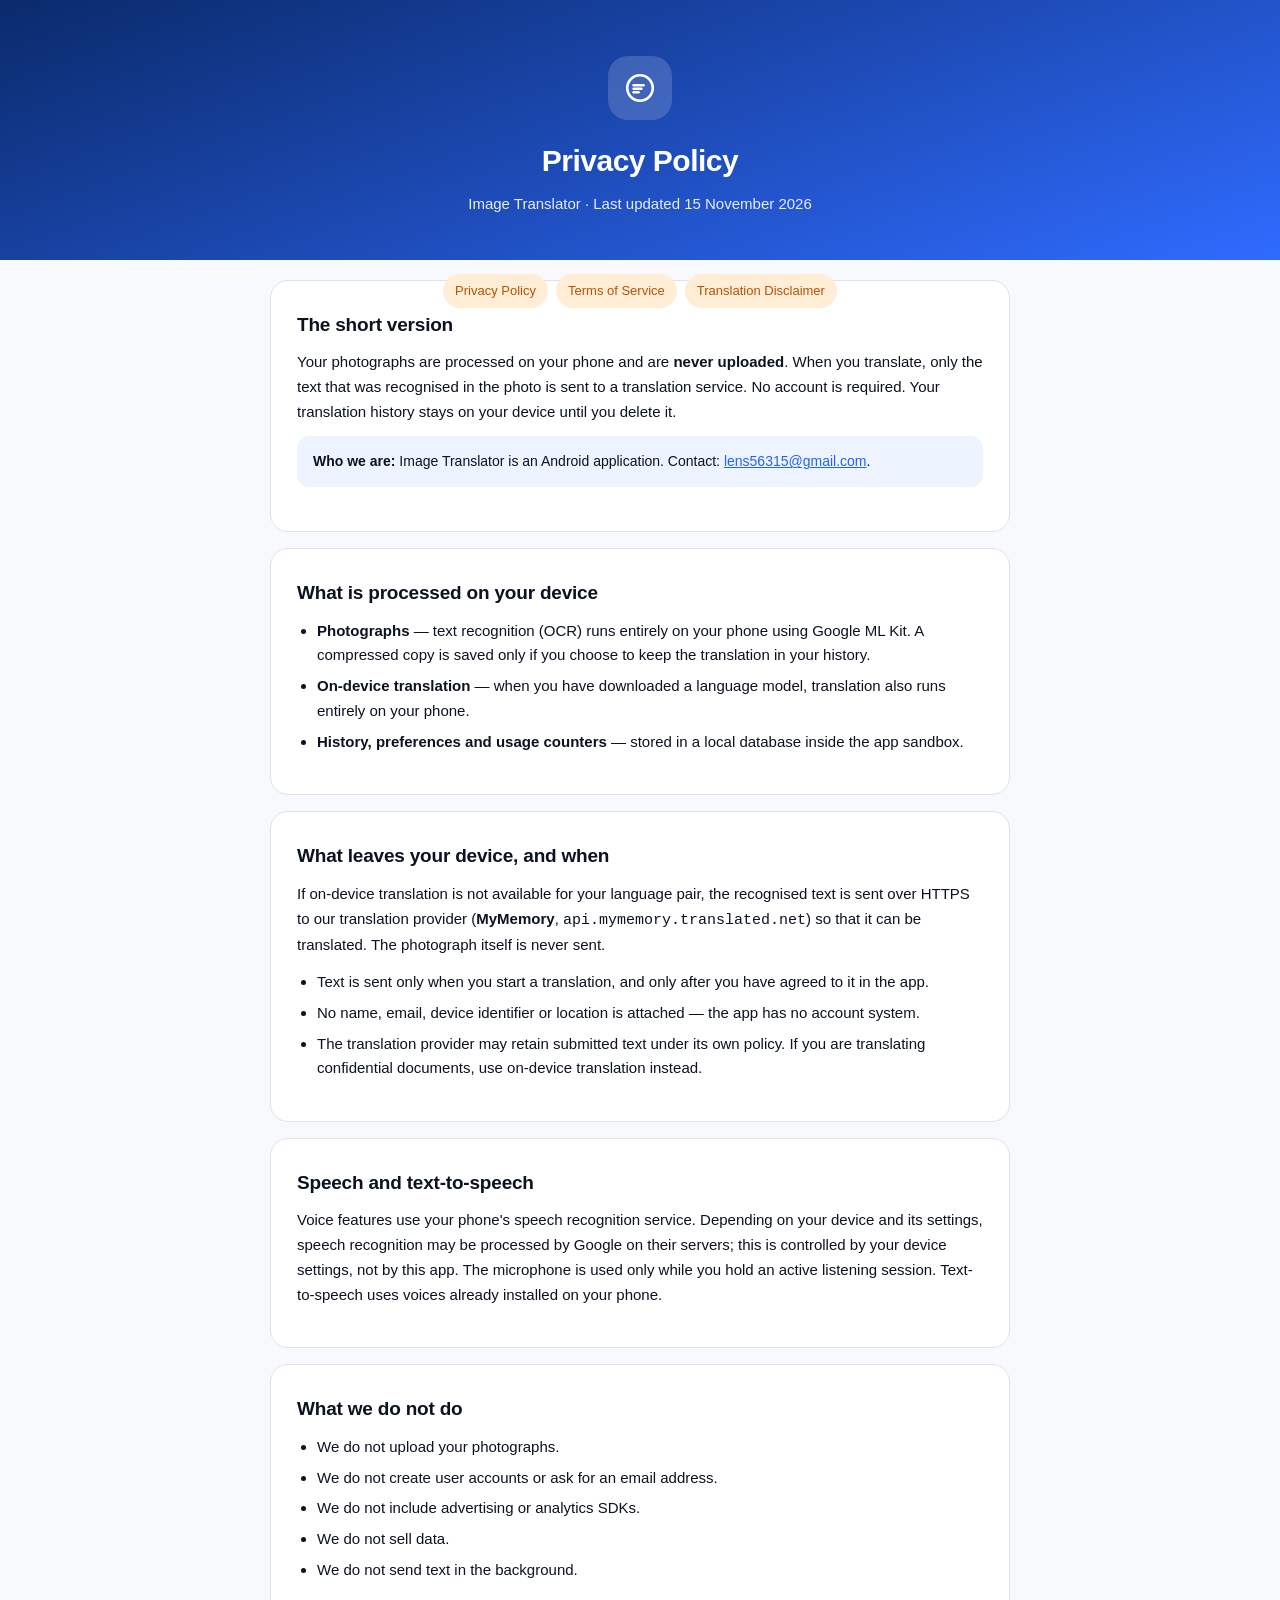
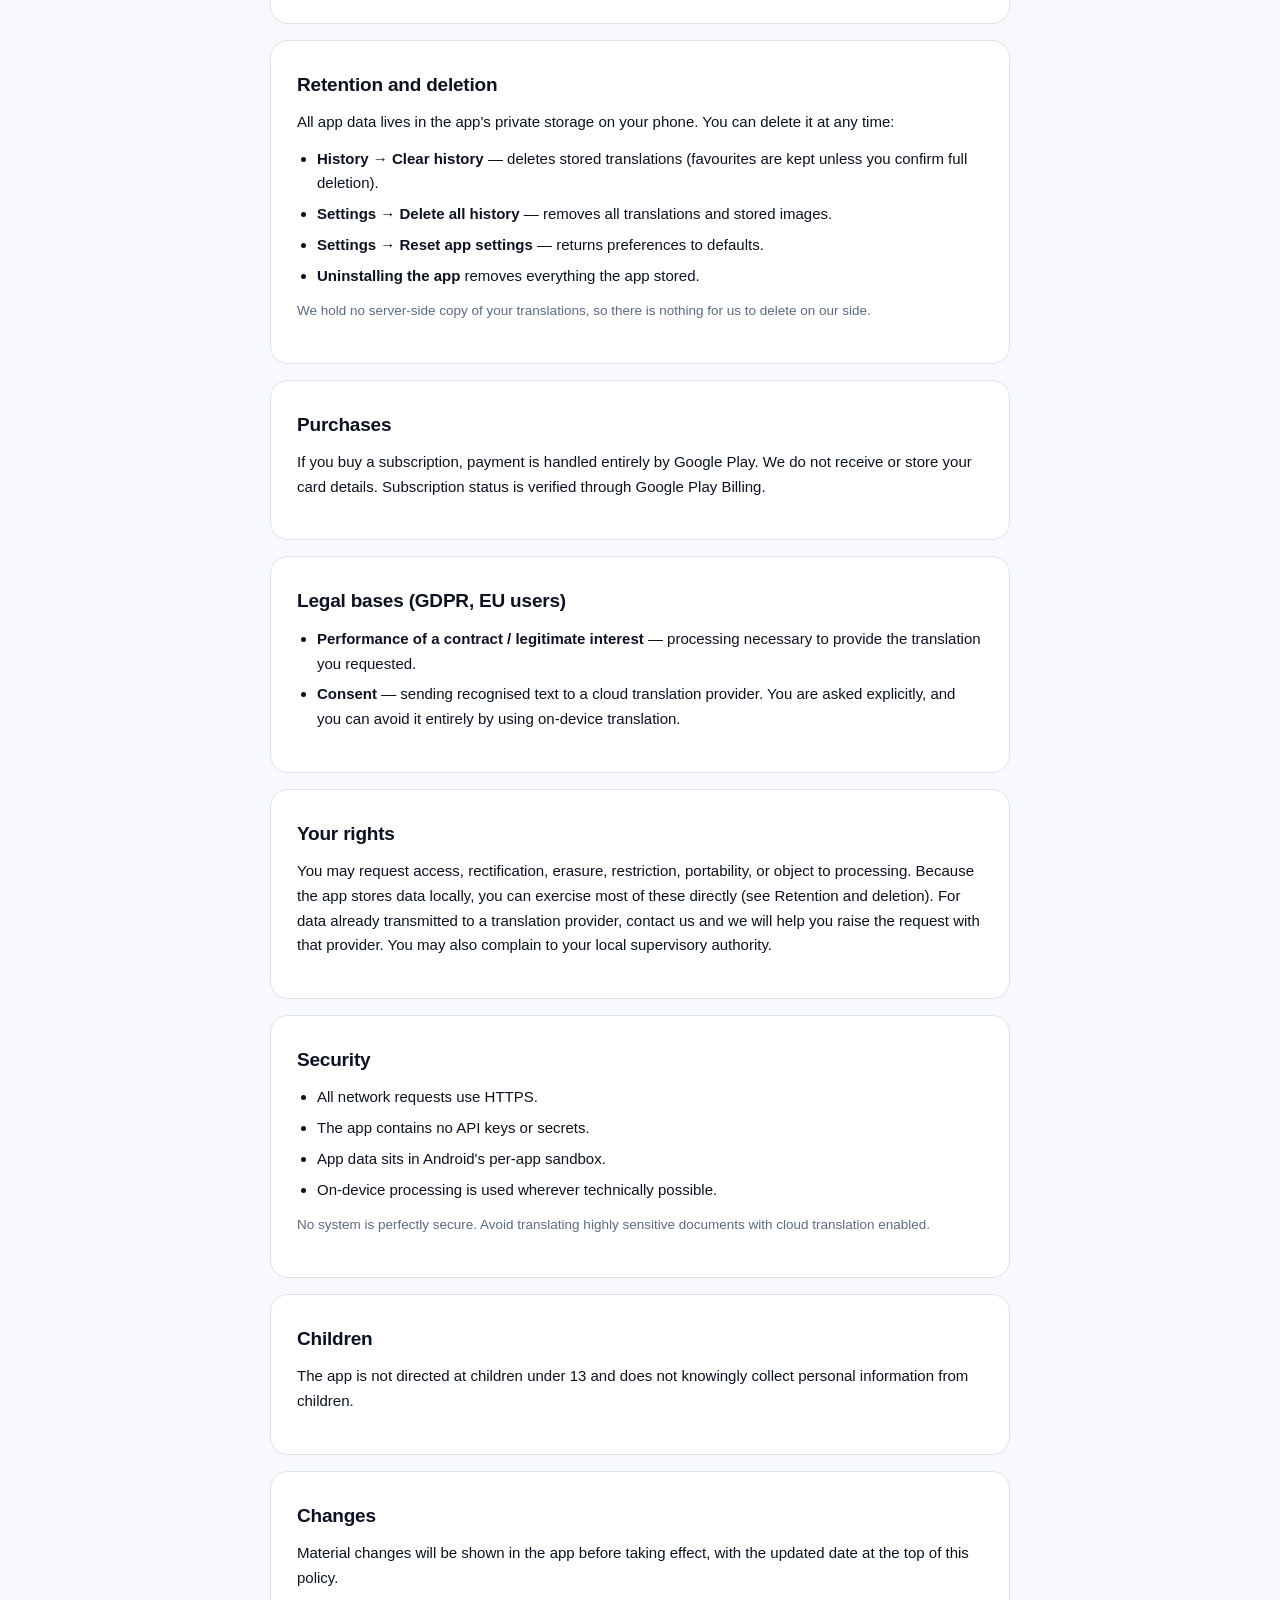
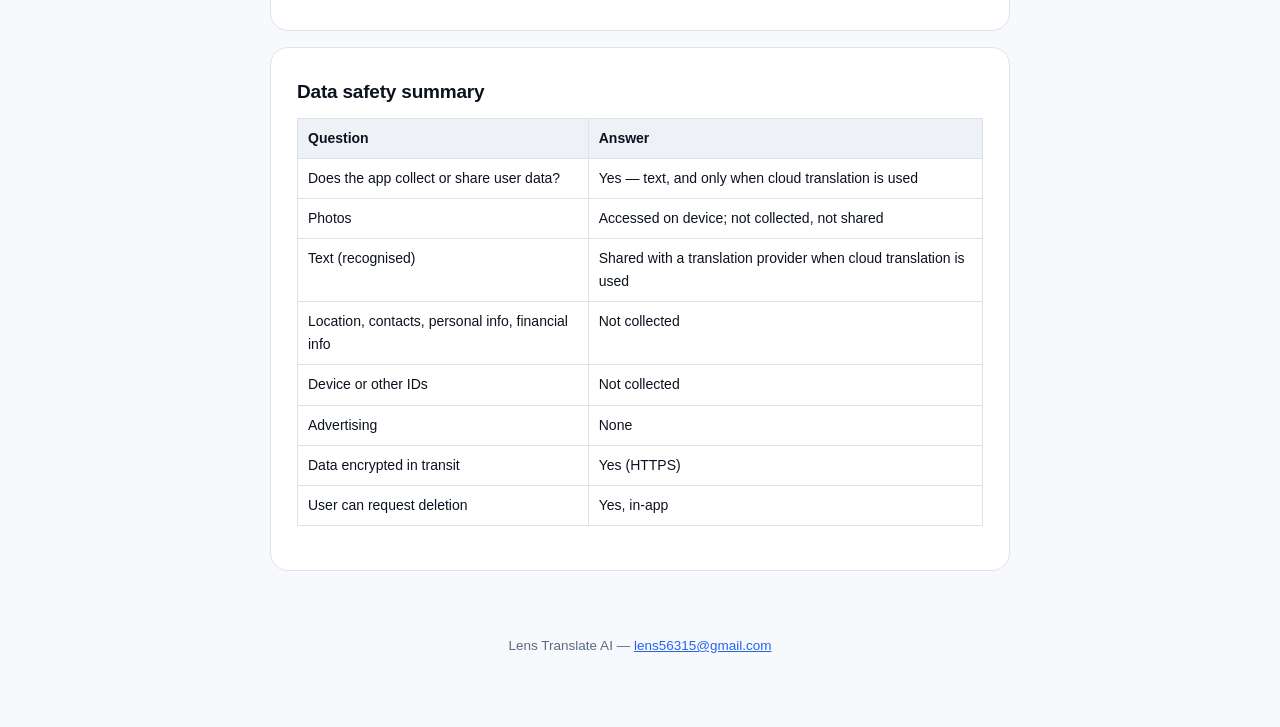
<file: index.html>
<!DOCTYPE html>
<html lang="en">
<head>
<meta charset="utf-8" />
<meta name="viewport" content="width=device-width, initial-scale=1" />
<title>Privacy Policy — Image Translator</title>
<style>
  :root { color-scheme: light dark; }
  * { box-sizing: border-box; }
  body {
    margin: 0;
    font-family: -apple-system, BlinkMacSystemFont, "Segoe UI", Roboto, Helvetica, Arial, sans-serif;
    line-height: 1.65;
    color: #0B1220;
    background: #F7F9FC;
  }
  @media (prefers-color-scheme: dark) {
    body { color: #F1F5F9; background: #0B1220; }
    .card { background: #121A2A !important; border-color: #2A3548 !important; }
    .muted { color: #A9B7CB !important; }
    .note { background: #1B2537 !important; }
    th { background: #1B2537 !important; }
    td, th { border-color: #2A3548 !important; }
    a { color: #60A5FA !important; }
  }
  header {
    background: linear-gradient(160deg, #0A2A6B, #2F6BFF);
    color: #fff;
    padding: 56px 24px 44px;
    text-align: center;
  }
  header .mark {
    width: 64px; height: 64px; border-radius: 20px;
    background: rgba(255,255,255,0.16);
    display: inline-flex; align-items: center; justify-content: center;
    margin-bottom: 16px;
  }
  header h1 { margin: 0 0 6px; font-size: 30px; letter-spacing: -0.5px; }
  header p { margin: 0; opacity: 0.9; font-size: 15px; }
  main { max-width: 780px; margin: -28px auto 64px; padding: 0 20px; }
  .card {
    background: #fff; border: 1px solid #DCE3ED; border-radius: 18px;
    padding: 28px 26px; margin-bottom: 16px;
  }
  h2 { font-size: 19px; margin: 0 0 10px; letter-spacing: -0.2px; }
  p { margin: 0 0 12px; font-size: 15px; }
  ul { margin: 0 0 12px; padding-left: 20px; }
  li { margin-bottom: 6px; font-size: 15px; }
  .muted { color: #5B6B82; font-size: 13.5px; }
  .note {
    background: #EEF4FF; border-radius: 12px; padding: 14px 16px;
    font-size: 14px; margin: 0 0 16px;
  }
  table { width: 100%; border-collapse: collapse; margin: 8px 0 16px; font-size: 14px; }
  th, td { border: 1px solid #DCE3ED; padding: 8px 10px; text-align: left; vertical-align: top; }
  th { background: #EEF2F7; font-weight: 600; }
  a { color: #2563EB; }
  footer { text-align: center; padding: 0 20px 60px; }
</style>
</head>
<body>
<header>
  <div class="mark" aria-hidden="true">
    <svg width="34" height="34" viewBox="0 0 24 24" fill="none" stroke="#fff" stroke-width="1.8" stroke-linecap="round">
      <circle cx="12" cy="12" r="9"></circle>
      <line x1="7.5" y1="10" x2="14.5" y2="10"></line>
      <line x1="7.5" y1="12.5" x2="13" y2="12.5"></line>
      <line x1="7.5" y1="15" x2="11" y2="15"></line>
    </svg>
  </div>
  <h1>Privacy Policy</h1>
  <p>Image Translator · Last updated 15 November 2026</p>
</header>

<nav style="display:flex;gap:8px;justify-content:center;flex-wrap:wrap;padding:14px 20px 0">
  <a href="index.html" style="font-size:13px;color:#B45309;text-decoration:none;padding:6px 12px;border-radius:999px;background:#FFEDD5">Privacy Policy</a>
  <a href="terms.html" style="font-size:13px;color:#B45309;text-decoration:none;padding:6px 12px;border-radius:999px;background:#FFEDD5">Terms of Service</a>
  <a href="disclaimer.html" style="font-size:13px;color:#B45309;text-decoration:none;padding:6px 12px;border-radius:999px;background:#FFEDD5">Translation Disclaimer</a>
</nav>

<main>
  <div class="card">
    <h2>The short version</h2>
    <p>
      Your photographs are processed on your phone and are <strong>never uploaded</strong>. When you
      translate, only the text that was recognised in the photo is sent to a translation service. No
      account is required. Your translation history stays on your device until you delete it.
    </p>
    <div class="note">
      <strong>Who we are:</strong> Image Translator is an Android application. Contact:
      <a href="mailto:lens56315@gmail.com">lens56315@gmail.com</a>.
    </div>
  </div>

  <div class="card">
    <h2>What is processed on your device</h2>
    <ul>
      <li><strong>Photographs</strong> — text recognition (OCR) runs entirely on your phone using Google ML Kit. A compressed copy is saved only if you choose to keep the translation in your history.</li>
      <li><strong>On-device translation</strong> — when you have downloaded a language model, translation also runs entirely on your phone.</li>
      <li><strong>History, preferences and usage counters</strong> — stored in a local database inside the app sandbox.</li>
    </ul>
  </div>

  <div class="card">
    <h2>What leaves your device, and when</h2>
    <p>
      If on-device translation is not available for your language pair, the recognised text is sent over
      HTTPS to our translation provider (<strong>MyMemory</strong>,
      <code>api.mymemory.translated.net</code>) so that it can be translated. The photograph itself is
      never sent.
    </p>
    <ul>
      <li>Text is sent only when you start a translation, and only after you have agreed to it in the app.</li>
      <li>No name, email, device identifier or location is attached — the app has no account system.</li>
      <li>The translation provider may retain submitted text under its own policy. If you are translating confidential documents, use on-device translation instead.</li>
    </ul>
  </div>

  <div class="card">
    <h2>Speech and text-to-speech</h2>
    <p>
      Voice features use your phone's speech recognition service. Depending on your device and its
      settings, speech recognition may be processed by Google on their servers; this is controlled by your
      device settings, not by this app. The microphone is used only while you hold an active listening
      session. Text-to-speech uses voices already installed on your phone.
    </p>
  </div>

  <div class="card">
    <h2>What we do not do</h2>
    <ul>
      <li>We do not upload your photographs.</li>
      <li>We do not create user accounts or ask for an email address.</li>
      <li>We do not include advertising or analytics SDKs.</li>
      <li>We do not sell data.</li>
      <li>We do not send text in the background.</li>
    </ul>
  </div>

  <div class="card">
    <h2>Retention and deletion</h2>
    <p>All app data lives in the app's private storage on your phone. You can delete it at any time:</p>
    <ul>
      <li><strong>History → Clear history</strong> — deletes stored translations (favourites are kept unless you confirm full deletion).</li>
      <li><strong>Settings → Delete all history</strong> — removes all translations and stored images.</li>
      <li><strong>Settings → Reset app settings</strong> — returns preferences to defaults.</li>
      <li><strong>Uninstalling the app</strong> removes everything the app stored.</li>
    </ul>
    <p class="muted">We hold no server-side copy of your translations, so there is nothing for us to delete on our side.</p>
  </div>

  <div class="card">
    <h2>Purchases</h2>
    <p>
      If you buy a subscription, payment is handled entirely by Google Play. We do not receive or store
      your card details. Subscription status is verified through Google Play Billing.
    </p>
  </div>

  <div class="card">
    <h2>Legal bases (GDPR, EU users)</h2>
    <ul>
      <li><strong>Performance of a contract / legitimate interest</strong> — processing necessary to provide the translation you requested.</li>
      <li><strong>Consent</strong> — sending recognised text to a cloud translation provider. You are asked explicitly, and you can avoid it entirely by using on-device translation.</li>
    </ul>
  </div>

  <div class="card">
    <h2>Your rights</h2>
    <p>
      You may request access, rectification, erasure, restriction, portability, or object to processing.
      Because the app stores data locally, you can exercise most of these directly (see Retention and
      deletion). For data already transmitted to a translation provider, contact us and we will help you
      raise the request with that provider. You may also complain to your local supervisory authority.
    </p>
  </div>

  <div class="card">
    <h2>Security</h2>
    <ul>
      <li>All network requests use HTTPS.</li>
      <li>The app contains no API keys or secrets.</li>
      <li>App data sits in Android's per-app sandbox.</li>
      <li>On-device processing is used wherever technically possible.</li>
    </ul>
    <p class="muted">No system is perfectly secure. Avoid translating highly sensitive documents with cloud translation enabled.</p>
  </div>

  <div class="card">
    <h2>Children</h2>
    <p>The app is not directed at children under 13 and does not knowingly collect personal information from children.</p>
  </div>

  <div class="card">
    <h2>Changes</h2>
    <p>Material changes will be shown in the app before taking effect, with the updated date at the top of this policy.</p>
  </div>

  <div class="card">
    <h2>Data safety summary</h2>
    <table>
      <tr><th>Question</th><th>Answer</th></tr>
      <tr><td>Does the app collect or share user data?</td><td>Yes — text, and only when cloud translation is used</td></tr>
      <tr><td>Photos</td><td>Accessed on device; not collected, not shared</td></tr>
      <tr><td>Text (recognised)</td><td>Shared with a translation provider when cloud translation is used</td></tr>
      <tr><td>Location, contacts, personal info, financial info</td><td>Not collected</td></tr>
      <tr><td>Device or other IDs</td><td>Not collected</td></tr>
      <tr><td>Advertising</td><td>None</td></tr>
      <tr><td>Data encrypted in transit</td><td>Yes (HTTPS)</td></tr>
      <tr><td>User can request deletion</td><td>Yes, in-app</td></tr>
    </table>
  </div>
</main>

<footer>
  <p class="muted">Lens Translate AI — <a href="mailto:lens56315@gmail.com">lens56315@gmail.com</a></p>
</footer>
</body>
</html>
</file>
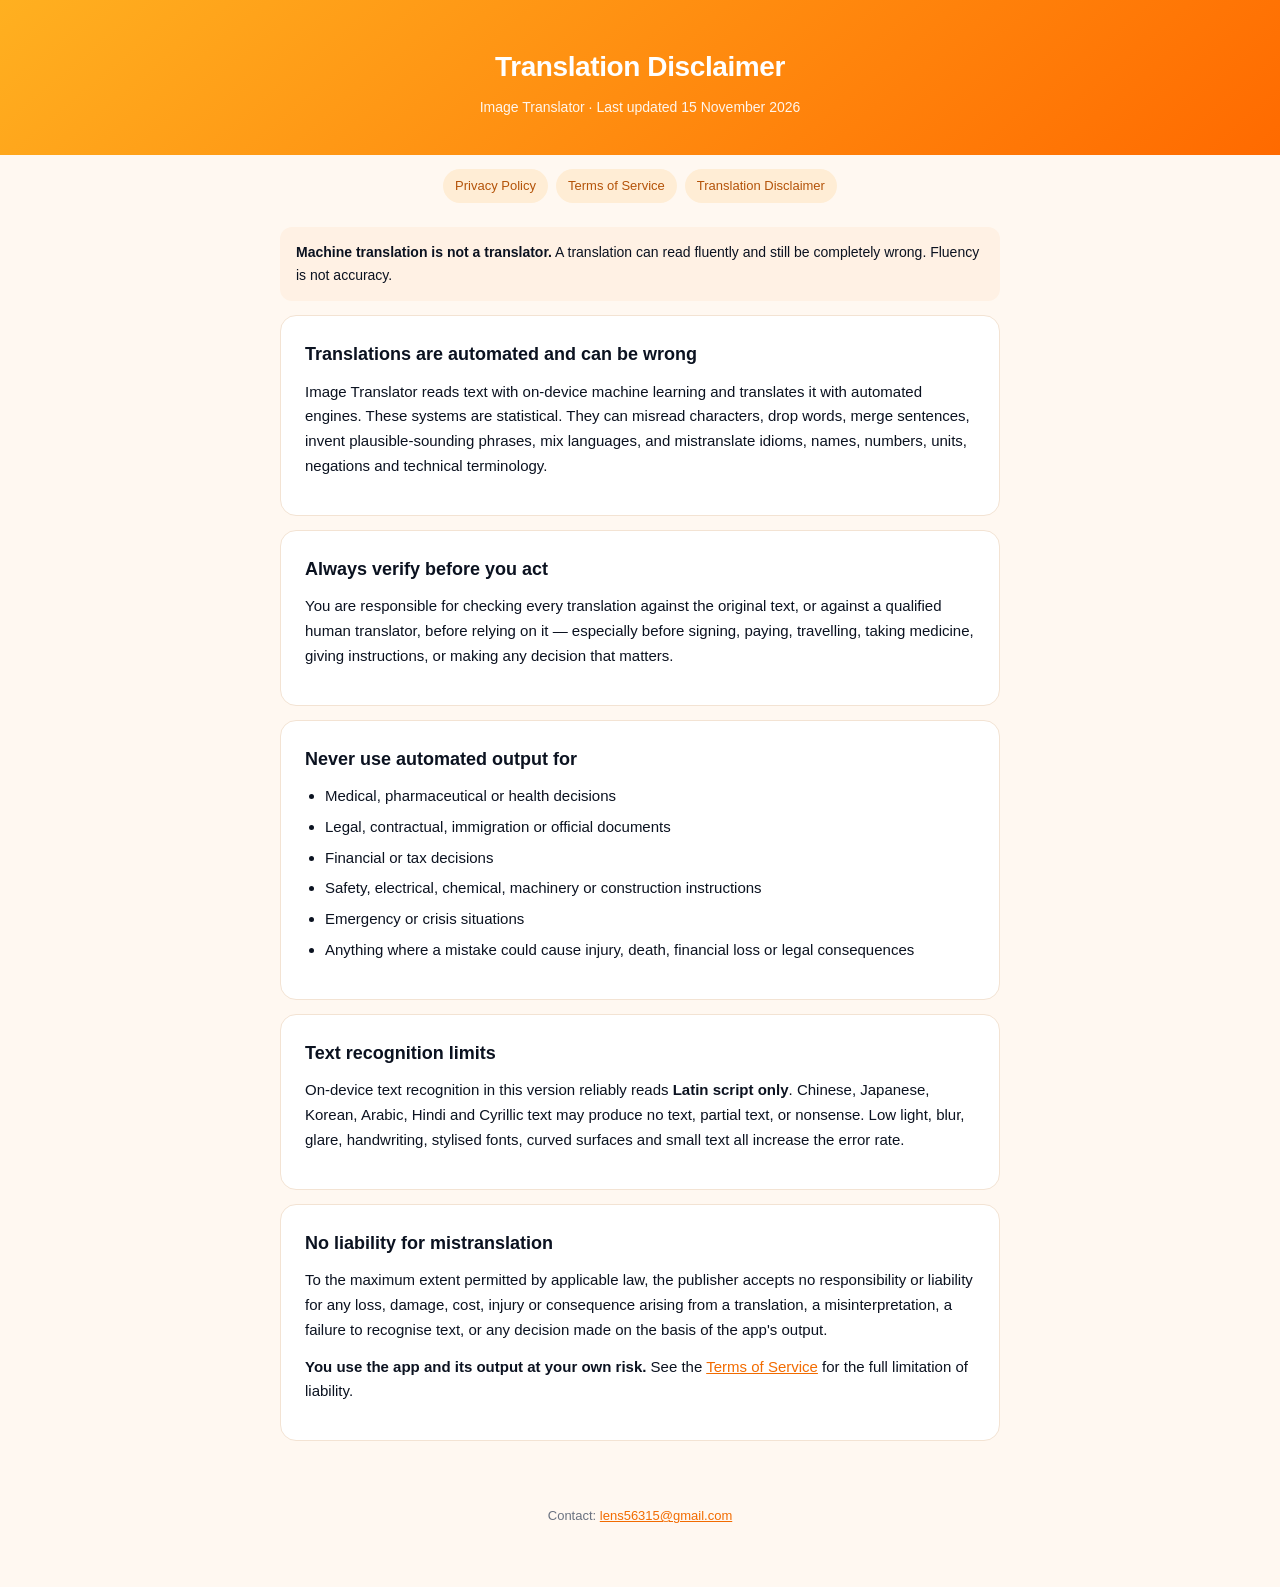
<file: disclaimer.html>
<!DOCTYPE html>
<html lang="en">
<head>
<meta charset="utf-8" />
<meta name="viewport" content="width=device-width, initial-scale=1" />
<title>Translation Disclaimer — Image Translator</title>
<link rel="stylesheet" href="policy.css" />
</head>
<body>
<header>
  <h1>Translation Disclaimer</h1>
  <p>Image Translator · Last updated 15 November 2026</p>
</header>
<nav>
  <a href="index.html">Privacy Policy</a>
  <a href="terms.html">Terms of Service</a>
  <a href="disclaimer.html">Translation Disclaimer</a>
</nav>
<main>
  <div class="note"><strong>Machine translation is not a translator.</strong> A translation can read fluently and still be completely wrong. Fluency is not accuracy.</div>

  <div class="card">
    <h2>Translations are automated and can be wrong</h2>
    <p>Image Translator reads text with on-device machine learning and translates it with automated engines. These systems are statistical. They can misread characters, drop words, merge sentences, invent plausible-sounding phrases, mix languages, and mistranslate idioms, names, numbers, units, negations and technical terminology.</p>
  </div>

  <div class="card">
    <h2>Always verify before you act</h2>
    <p>You are responsible for checking every translation against the original text, or against a qualified human translator, before relying on it — especially before signing, paying, travelling, taking medicine, giving instructions, or making any decision that matters.</p>
  </div>

  <div class="card">
    <h2>Never use automated output for</h2>
    <ul>
      <li>Medical, pharmaceutical or health decisions</li>
      <li>Legal, contractual, immigration or official documents</li>
      <li>Financial or tax decisions</li>
      <li>Safety, electrical, chemical, machinery or construction instructions</li>
      <li>Emergency or crisis situations</li>
      <li>Anything where a mistake could cause injury, death, financial loss or legal consequences</li>
    </ul>
  </div>

  <div class="card">
    <h2>Text recognition limits</h2>
    <p>On-device text recognition in this version reliably reads <strong>Latin script only</strong>. Chinese, Japanese, Korean, Arabic, Hindi and Cyrillic text may produce no text, partial text, or nonsense. Low light, blur, glare, handwriting, stylised fonts, curved surfaces and small text all increase the error rate.</p>
  </div>

  <div class="card">
    <h2>No liability for mistranslation</h2>
    <p>To the maximum extent permitted by applicable law, the publisher accepts no responsibility or liability for any loss, damage, cost, injury or consequence arising from a translation, a misinterpretation, a failure to recognise text, or any decision made on the basis of the app's output.</p>
    <p><strong>You use the app and its output at your own risk.</strong> See the <a href="terms.html">Terms of Service</a> for the full limitation of liability.</p>
  </div>
</main>
<footer>
  Contact: <a href="mailto:lens56315@gmail.com">lens56315@gmail.com</a>
</footer>
</body>
</html>
</file>
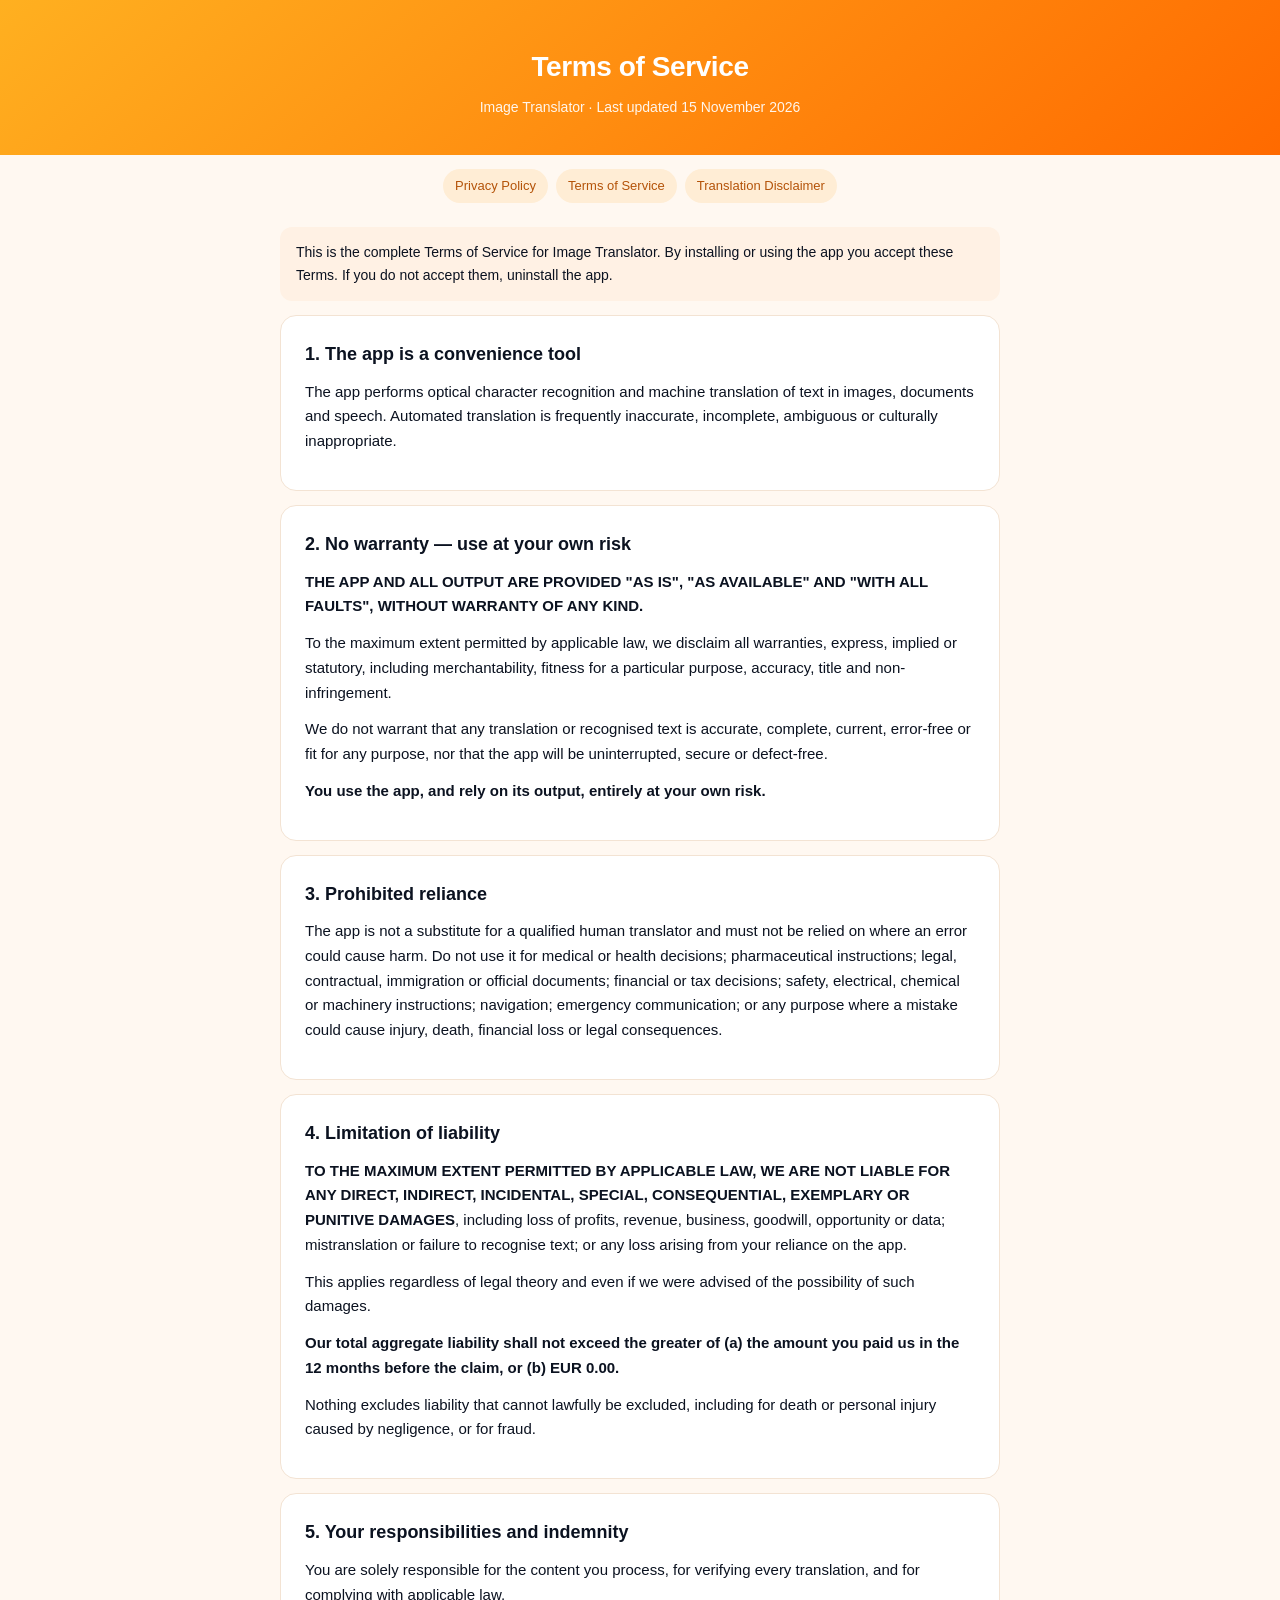
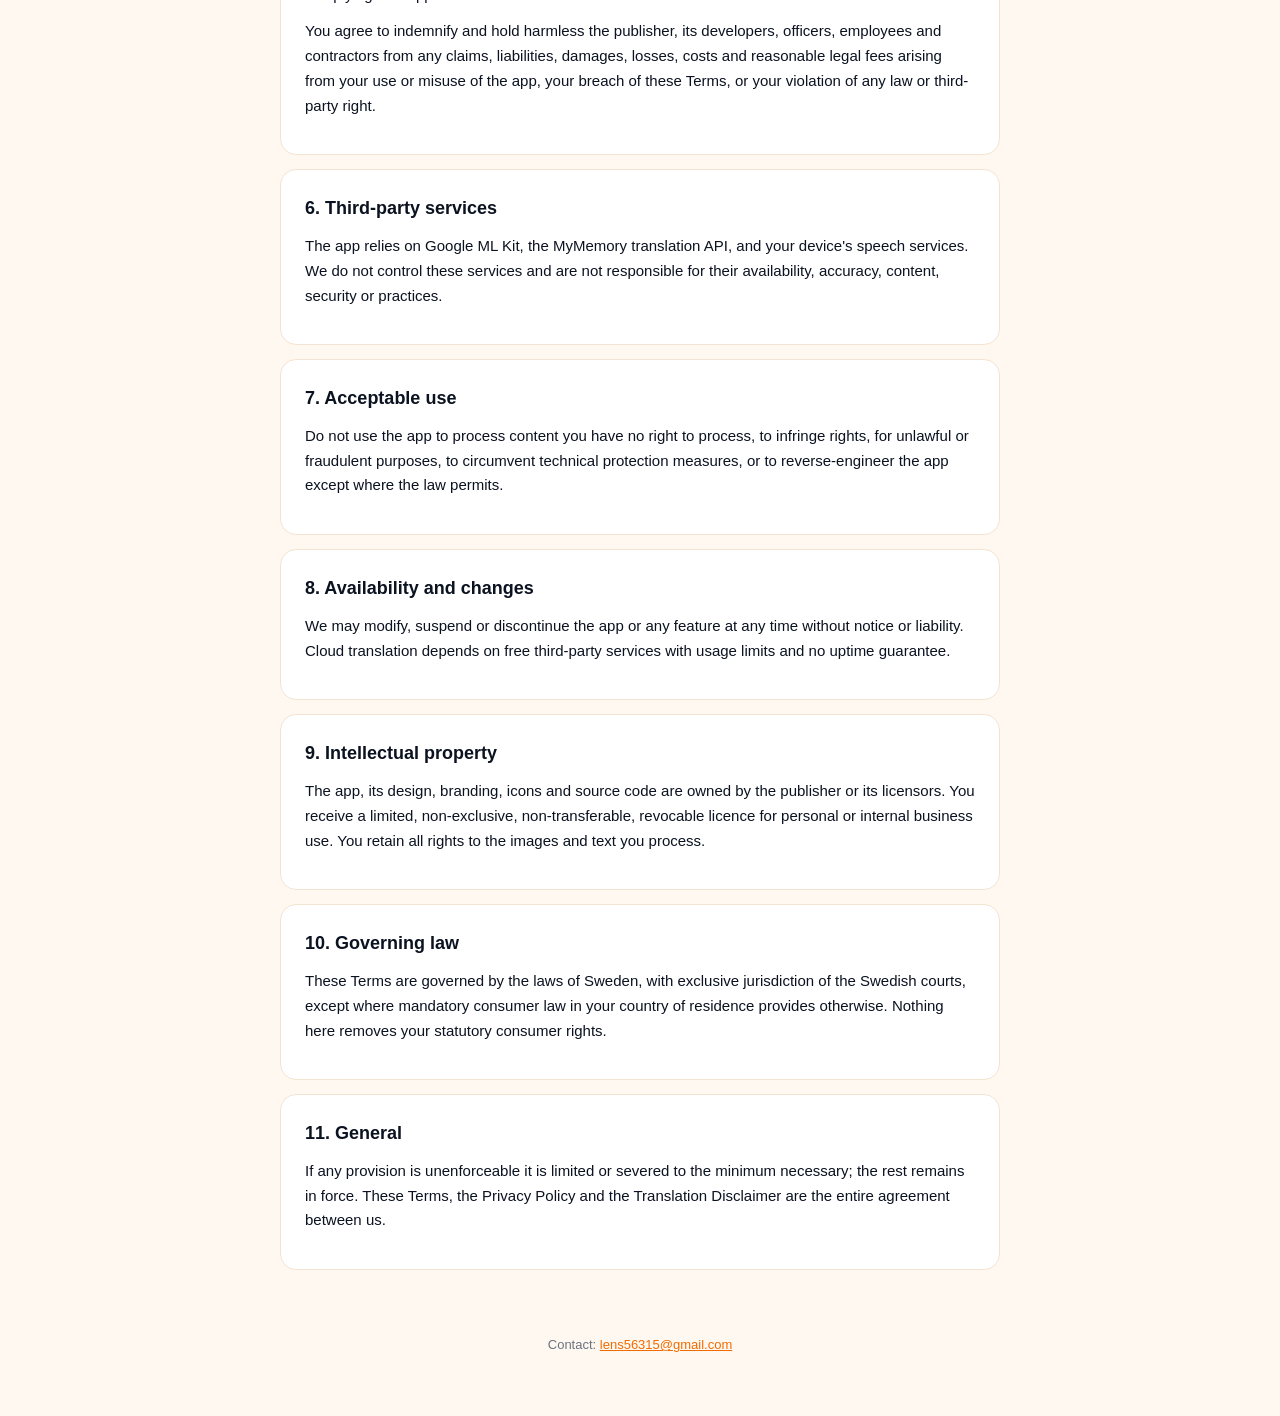
<file: terms.html>
<!DOCTYPE html>
<html lang="en">
<head>
<meta charset="utf-8" />
<meta name="viewport" content="width=device-width, initial-scale=1" />
<title>Terms of Service — Image Translator</title>
<link rel="stylesheet" href="policy.css" />
</head>
<body>
<header>
  <h1>Terms of Service</h1>
  <p>Image Translator · Last updated 15 November 2026</p>
</header>
<nav>
  <a href="index.html">Privacy Policy</a>
  <a href="terms.html">Terms of Service</a>
  <a href="disclaimer.html">Translation Disclaimer</a>
</nav>
<main>
  <div class="note">
    This is the complete Terms of Service for Image Translator. By installing or using the app you accept these Terms.
    If you do not accept them, uninstall the app.
  </div>

  <div class="card">
    <h2>1. The app is a convenience tool</h2>
    <p>The app performs optical character recognition and machine translation of text in images, documents and speech. Automated translation is frequently inaccurate, incomplete, ambiguous or culturally inappropriate.</p>
  </div>

  <div class="card">
    <h2>2. No warranty — use at your own risk</h2>
    <p><strong>THE APP AND ALL OUTPUT ARE PROVIDED "AS IS", "AS AVAILABLE" AND "WITH ALL FAULTS", WITHOUT WARRANTY OF ANY KIND.</strong></p>
    <p>To the maximum extent permitted by applicable law, we disclaim all warranties, express, implied or statutory, including merchantability, fitness for a particular purpose, accuracy, title and non-infringement.</p>
    <p>We do not warrant that any translation or recognised text is accurate, complete, current, error-free or fit for any purpose, nor that the app will be uninterrupted, secure or defect-free.</p>
    <p><strong>You use the app, and rely on its output, entirely at your own risk.</strong></p>
  </div>

  <div class="card">
    <h2>3. Prohibited reliance</h2>
    <p>The app is not a substitute for a qualified human translator and must not be relied on where an error could cause harm. Do not use it for medical or health decisions; pharmaceutical instructions; legal, contractual, immigration or official documents; financial or tax decisions; safety, electrical, chemical or machinery instructions; navigation; emergency communication; or any purpose where a mistake could cause injury, death, financial loss or legal consequences.</p>
  </div>

  <div class="card">
    <h2>4. Limitation of liability</h2>
    <p><strong>TO THE MAXIMUM EXTENT PERMITTED BY APPLICABLE LAW, WE ARE NOT LIABLE FOR ANY DIRECT, INDIRECT, INCIDENTAL, SPECIAL, CONSEQUENTIAL, EXEMPLARY OR PUNITIVE DAMAGES</strong>, including loss of profits, revenue, business, goodwill, opportunity or data; mistranslation or failure to recognise text; or any loss arising from your reliance on the app.</p>
    <p>This applies regardless of legal theory and even if we were advised of the possibility of such damages.</p>
    <p><strong>Our total aggregate liability shall not exceed the greater of (a) the amount you paid us in the 12 months before the claim, or (b) EUR 0.00.</strong></p>
    <p>Nothing excludes liability that cannot lawfully be excluded, including for death or personal injury caused by negligence, or for fraud.</p>
  </div>

  <div class="card">
    <h2>5. Your responsibilities and indemnity</h2>
    <p>You are solely responsible for the content you process, for verifying every translation, and for complying with applicable law.</p>
    <p>You agree to indemnify and hold harmless the publisher, its developers, officers, employees and contractors from any claims, liabilities, damages, losses, costs and reasonable legal fees arising from your use or misuse of the app, your breach of these Terms, or your violation of any law or third-party right.</p>
  </div>

  <div class="card">
    <h2>6. Third-party services</h2>
    <p>The app relies on Google ML Kit, the MyMemory translation API, and your device's speech services. We do not control these services and are not responsible for their availability, accuracy, content, security or practices.</p>
  </div>

  <div class="card">
    <h2>7. Acceptable use</h2>
    <p>Do not use the app to process content you have no right to process, to infringe rights, for unlawful or fraudulent purposes, to circumvent technical protection measures, or to reverse-engineer the app except where the law permits.</p>
  </div>

  <div class="card">
    <h2>8. Availability and changes</h2>
    <p>We may modify, suspend or discontinue the app or any feature at any time without notice or liability. Cloud translation depends on free third-party services with usage limits and no uptime guarantee.</p>
  </div>

  <div class="card">
    <h2>9. Intellectual property</h2>
    <p>The app, its design, branding, icons and source code are owned by the publisher or its licensors. You receive a limited, non-exclusive, non-transferable, revocable licence for personal or internal business use. You retain all rights to the images and text you process.</p>
  </div>

  <div class="card">
    <h2>10. Governing law</h2>
    <p>These Terms are governed by the laws of Sweden, with exclusive jurisdiction of the Swedish courts, except where mandatory consumer law in your country of residence provides otherwise. Nothing here removes your statutory consumer rights.</p>
  </div>

  <div class="card">
    <h2>11. General</h2>
    <p>If any provision is unenforceable it is limited or severed to the minimum necessary; the rest remains in force. These Terms, the Privacy Policy and the Translation Disclaimer are the entire agreement between us.</p>
  </div>
</main>
<footer>
  Contact: <a href="mailto:lens56315@gmail.com">lens56315@gmail.com</a>
</footer>
</body>
</html>
</file>
<file: policy.css>
/* Shared stylesheet for the Image Translator public legal pages. */
:root { color-scheme: light dark; }
* { box-sizing: border-box; }
body {
  margin: 0;
  font-family: -apple-system, BlinkMacSystemFont, "Segoe UI", Roboto, Helvetica, Arial, sans-serif;
  line-height: 1.65;
  color: #0B1220;
  background: #FFF8F1;
}
header {
  background: linear-gradient(140deg, #FFB020, #FF6A00);
  color: #fff;
  padding: 44px 24px 36px;
  text-align: center;
}
header h1 { margin: 0 0 6px; font-size: 28px; letter-spacing: -0.4px; }
header p { margin: 0; opacity: 0.92; font-size: 14px; }
nav {
  display: flex; gap: 8px; justify-content: center; flex-wrap: wrap;
  padding: 14px 20px 0;
}
nav a {
  font-size: 13px; color: #B45309; text-decoration: none;
  padding: 6px 12px; border-radius: 999px; background: #FFEDD5;
}
main { max-width: 760px; margin: 24px auto 64px; padding: 0 20px; }
.card { background: #fff; border: 1px solid #F3E3D3; border-radius: 16px; padding: 24px; margin-bottom: 14px; }
h2 { font-size: 18px; margin: 0 0 10px; }
p { margin: 0 0 12px; font-size: 15px; }
ul { margin: 0 0 12px; padding-left: 20px; }
li { margin-bottom: 6px; font-size: 15px; }
strong { font-weight: 700; }
.note { background: #FFF1E4; border-radius: 12px; padding: 14px 16px; font-size: 14px; margin-bottom: 14px; }
footer { text-align: center; padding: 0 20px 60px; color: #6B7280; font-size: 13px; }
a { color: #F26B00; }
@media (prefers-color-scheme: dark) {
  body { background: #120C08; color: #FDF3EA; }
  .card { background: #1C1410; border-color: #33241A; }
  .note { background: #241A13; }
  nav a { background: #2A1C11; color: #FDBA74; }
  footer { color: #C9B6A6; }
}
</file>
